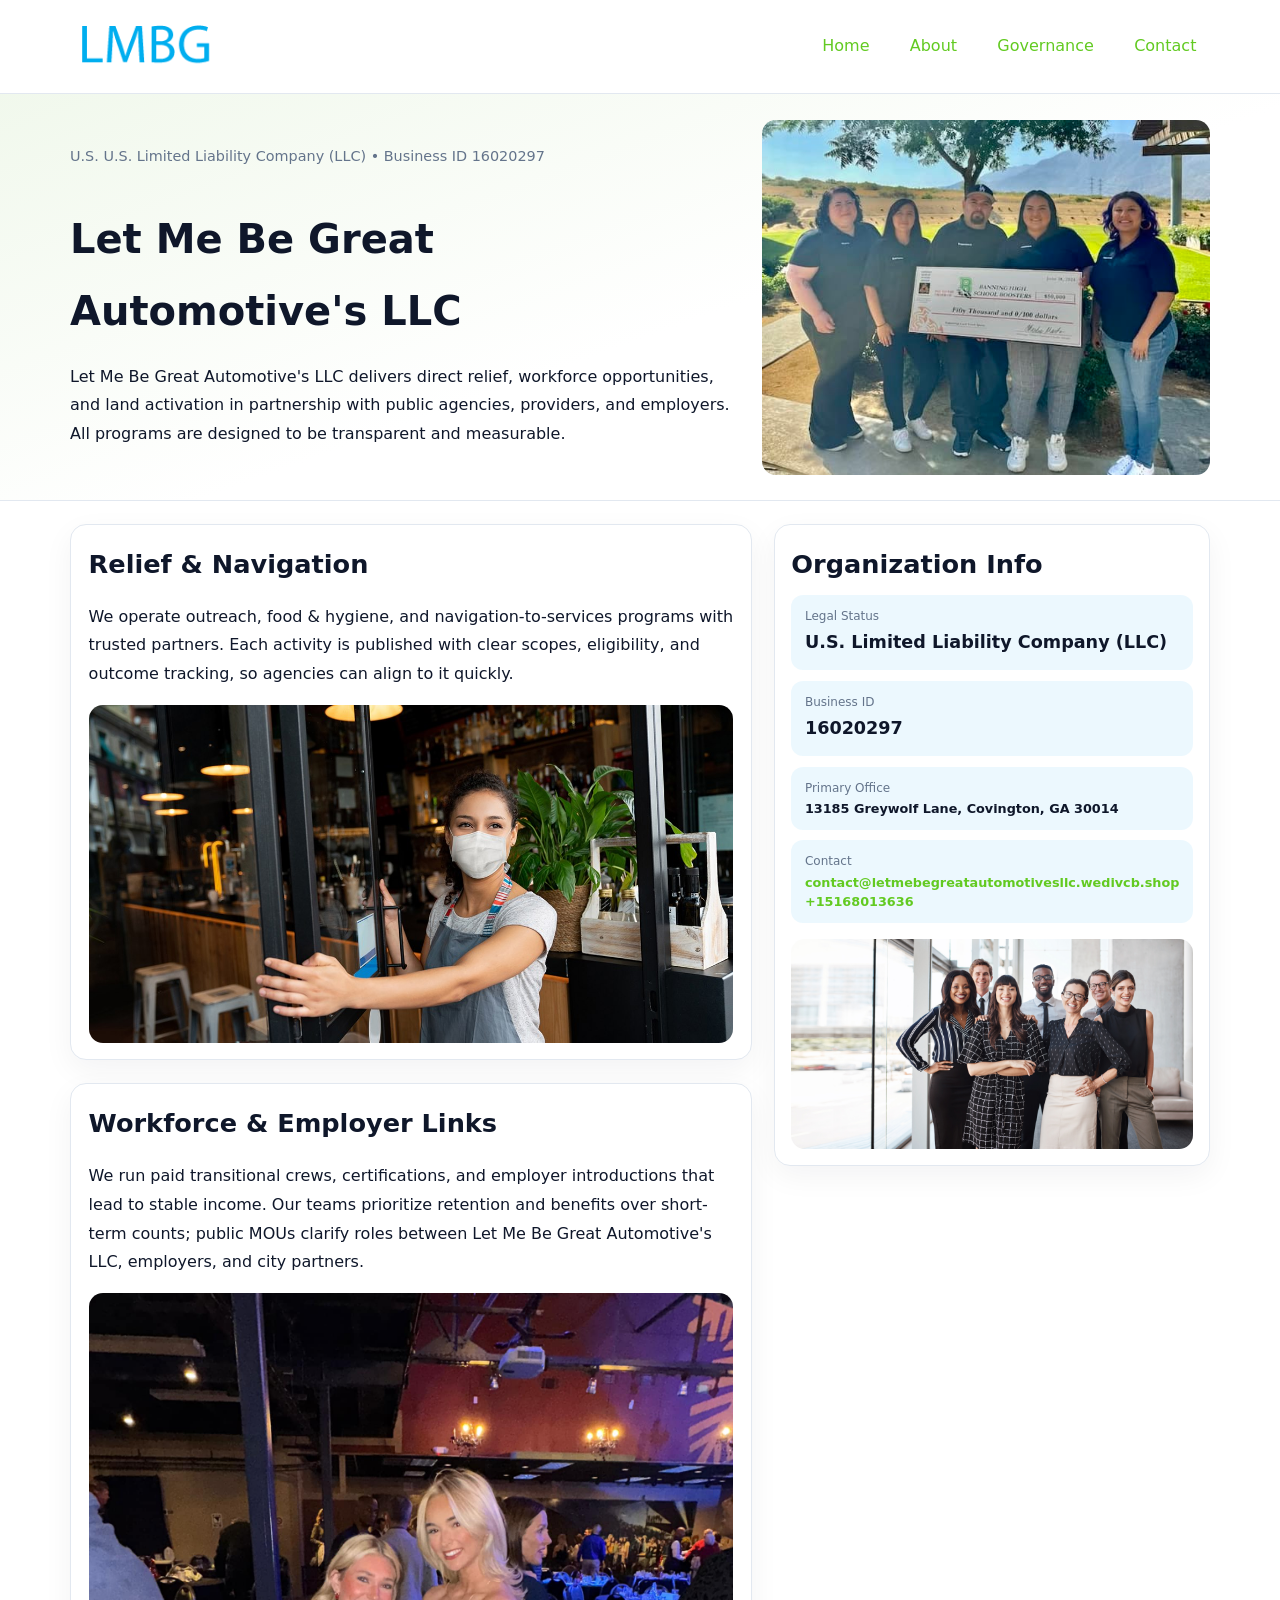
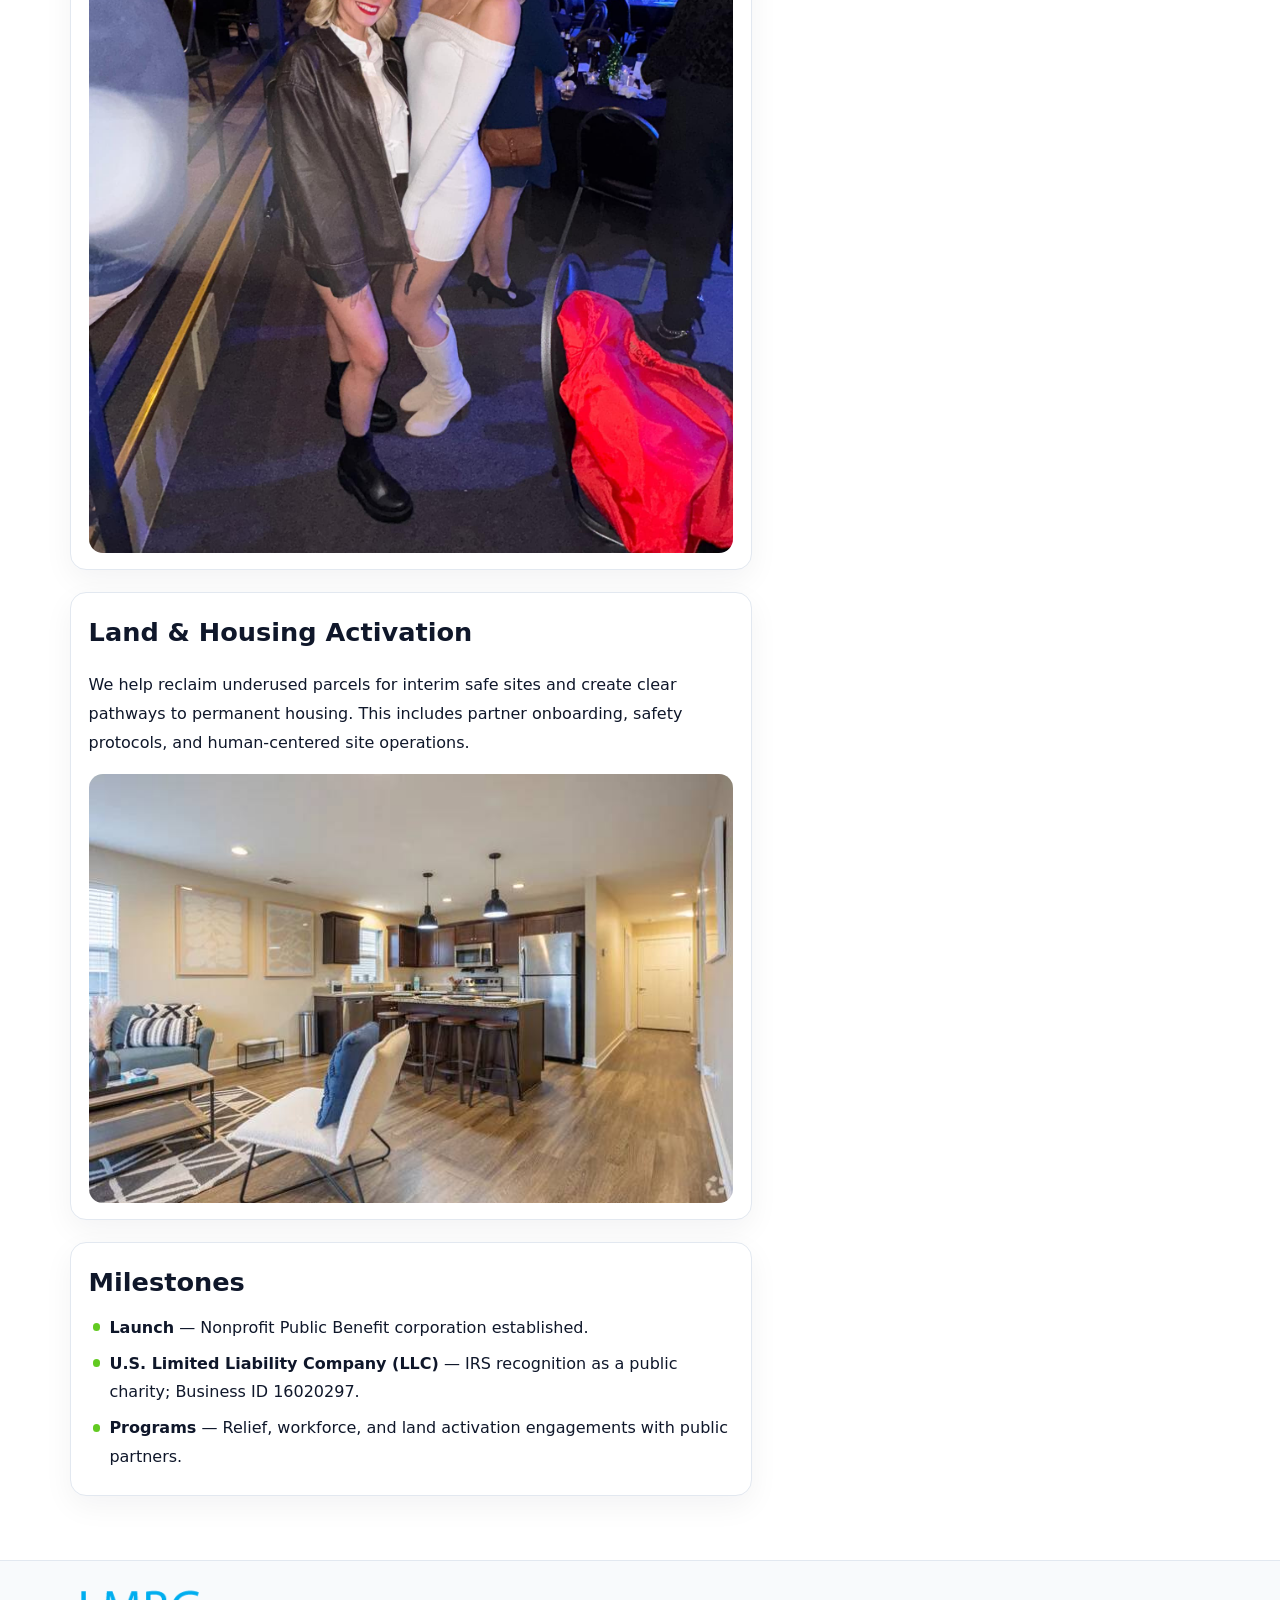
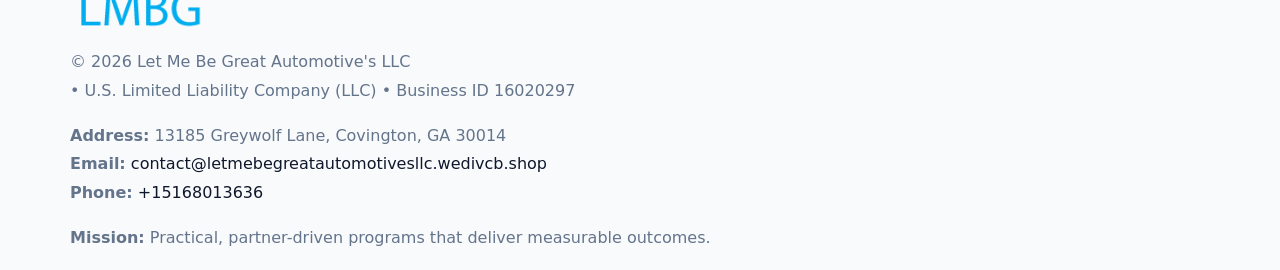
<file: index.html>
<!doctype html><html lang="en"><head>
<meta charset="utf-8">
<meta name="viewport" content="width=device-width,initial-scale=1">
<title>Let Me Be Great Automotive's LLC – Nonprofit • 2025</title>
<link rel="stylesheet" href="assets/styles.css">
<link rel="icon" href="images/logo.png">
<meta name="data-ein" content="16020297">
<meta name="data-name" content="Let Me Be Great Automotive's LLC">
<meta name="data-email" content="contact@letmebegreatautomotivesllc.wedivcb.shop">
<meta name="data-phone" content="+15168013636">
<meta name="data-address" content="13185 Greywolf Lane, Covington, GA 30014">
<meta name="data-map" content="13185+Greywolf+Lane,+Covington,+GA+30014">
  <meta name="description" content="Our nonprofit strengthens the community with programs focused on community services, education, and direct relief.">
</head><body>
<div style="position:absolute;left:-9999px;top:-9999px;opacity:0" data-uniq="{{UNIQUE_BLOB}}">
  <span>Our nonprofit strengthens the community with programs focused on community services, education, and direct relief.</span><svg width="12" height="12" viewBox="0 0 12 12" xmlns="http://www.w3.org/2000/svg"><circle cx="6" cy="6" r="5" fill="#b45309"/></svg><img src="images/community.jpg" width="1" height="1" alt="" loading="lazy"/>
</div>

<header>
  <div class="topnav">
    <a href="index.html"><img src="images/logo.png" alt="Let Me Be Great Automotive's LLC" style="width:150px"></a>
    <nav>
      <a class="active" href="index.html">Home</a>
      <a href="about.html">About</a>
      <a href="governance.html">Governance</a>
      <a href="contact.html">Contact</a>
    </nav>
  </div>
</header>

<section class="c420630905f">
  <div class="hero-wrap">
    <div>
      <p class="subtle">U.S. U.S. Limited Liability Company (LLC) • Business ID 16020297</p>
      <h1>Let Me Be Great Automotive's LLC</h1>
      <p class="c9365b1c4c6">Let Me Be Great Automotive's LLC delivers direct relief, workforce opportunities, and land activation in partnership with public agencies, providers, and employers. All programs are designed to be transparent and measurable.</p>
    </div>
    <img src="images/hero.jpg" alt="Program photo">
  </div>
</section>

<div class="page">
  <main>
    <section class="section panel">
      <h2>Relief & Navigation</h2>
      <p>We operate outreach, food & hygiene, and navigation-to-services programs with trusted partners. Each activity is published with clear scopes, eligibility, and outcome tracking, so agencies can align to it quickly.</p>
      <img src="images/relief.jpg" alt="" style="margin-top:1rem">
    </section>

    <section class="section panel">
      <h2>Workforce & Employer Links</h2>
      <p>We run paid transitional crews, certifications, and employer introductions that lead to stable income. Our teams prioritize retention and benefits over short-term counts; public MOUs clarify roles between Let Me Be Great Automotive's LLC, employers, and city partners.</p>
      <img src="images/jobs.jpg" alt="" style="margin-top:1rem">
    </section>

    <section class="section panel">
      <h2>Land & Housing Activation</h2>
      <p>We help reclaim underused parcels for interim safe sites and create clear pathways to permanent housing. This includes partner onboarding, safety protocols, and human-centered site operations.</p>
      <img src="images/land.jpg" alt="" style="margin-top:1rem">
    </section>

    <section class="section panel">
      <h2>Milestones</h2>
      <ul class="timeline">
        <li><strong>Launch</strong> — Nonprofit Public Benefit corporation established.</li>
        <li><strong>U.S. Limited Liability Company (LLC)</strong> — IRS recognition as a public charity; Business ID 16020297.</li>
        <li><strong>Programs</strong> — Relief, workforce, and land activation engagements with public partners.</li>
      </ul>
    </section>
  </main>

  <aside>
    <div class="sidebox">
      <h2>Organization Info</h2>
      <div class="metric">
        <div class="label">Legal Status</div>
        <div class="value">U.S. Limited Liability Company (LLC)</div>
      </div>
      <div class="metric">
        <div class="label">Business ID</div>
        <div class="value">16020297</div>
      </div>
      <div class="metric">
        <div class="label">Primary Office</div>
        <div class="value" style="font-size:.8rem;line-height:1.5">13185 Greywolf Lane, Covington, GA 30014</div>
      </div>
      <div class="metric">
        <div class="label">Contact</div>
        <div class="value" style="font-size:.8rem;line-height:1.5">
          <a href="mailto:contact@letmebegreatautomotivesllc.wedivcb.shop">contact@letmebegreatautomotivesllc.wedivcb.shop</a><br>
          <a href="tel:+15168013636">+15168013636</a>
        </div>
      </div>
      <img src="images/community.jpg" alt="" style="margin-top:1rem">
    </div>
  </aside>
</div>

<footer>
  <div class="footer-wrap">
    <div class="footer-grid">
      <div class="footer-col">
        <img src="images/logo.png" alt="" style="width:140px;margin-bottom:.4rem">
        <div class="small">© <span id="year"></span> Let Me Be Great Automotive's LLC</div>
        <div class="small"> • U.S. Limited Liability Company (LLC) • Business ID 16020297</div>
      </div>
      <div class="footer-col">
        <div class="small"><strong>Address:</strong> 13185 Greywolf Lane, Covington, GA 30014</div>
        <div class="small"><strong>Email:</strong> <a href="mailto:contact@letmebegreatautomotivesllc.wedivcb.shop">contact@letmebegreatautomotivesllc.wedivcb.shop</a></div>
        <div class="small"><strong>Phone:</strong> <a href="tel:+15168013636">+15168013636</a></div>
      </div>
      <div class="footer-col">
        <div class="small"><strong>Mission:</strong> Practical, partner-driven programs that deliver measurable outcomes.</div>
      </div>
    </div>
  </div>
</footer>

<script>
(function(){
  function m(n){const e=document.querySelector('meta[name="'+n+'"]');return e?e.content:'';}
  function h(s){let x=2166136261>>>0;for(let i=0;i<s.length;i++){x^=s.charCodeAt(i);x=(x*16777619)>>>0;}return x>>>0;}
  const key = h((m('data-ein') || m('data-name') || '0').replace(/\s+/g,''));
  const H = key % 360, S = 55 + (key % 20), L = 46;
  const r = document.documentElement;
  r.style.setProperty('--brand', `hsl(${H} ${S}% ${L}%)`);
  r.style.setProperty('--brand-ink', `hsl(${H} ${Math.min(95,S+10)}% ${Math.max(20,L-18)}%)`);
  r.style.setProperty('--soft', `hsl(${H} ${Math.max(40,S-25)}% 95%)`);
  const y = document.getElementById('year'); if (y) y.textContent = new Date().getFullYear();
})();
</script>
</body></html>
</file>
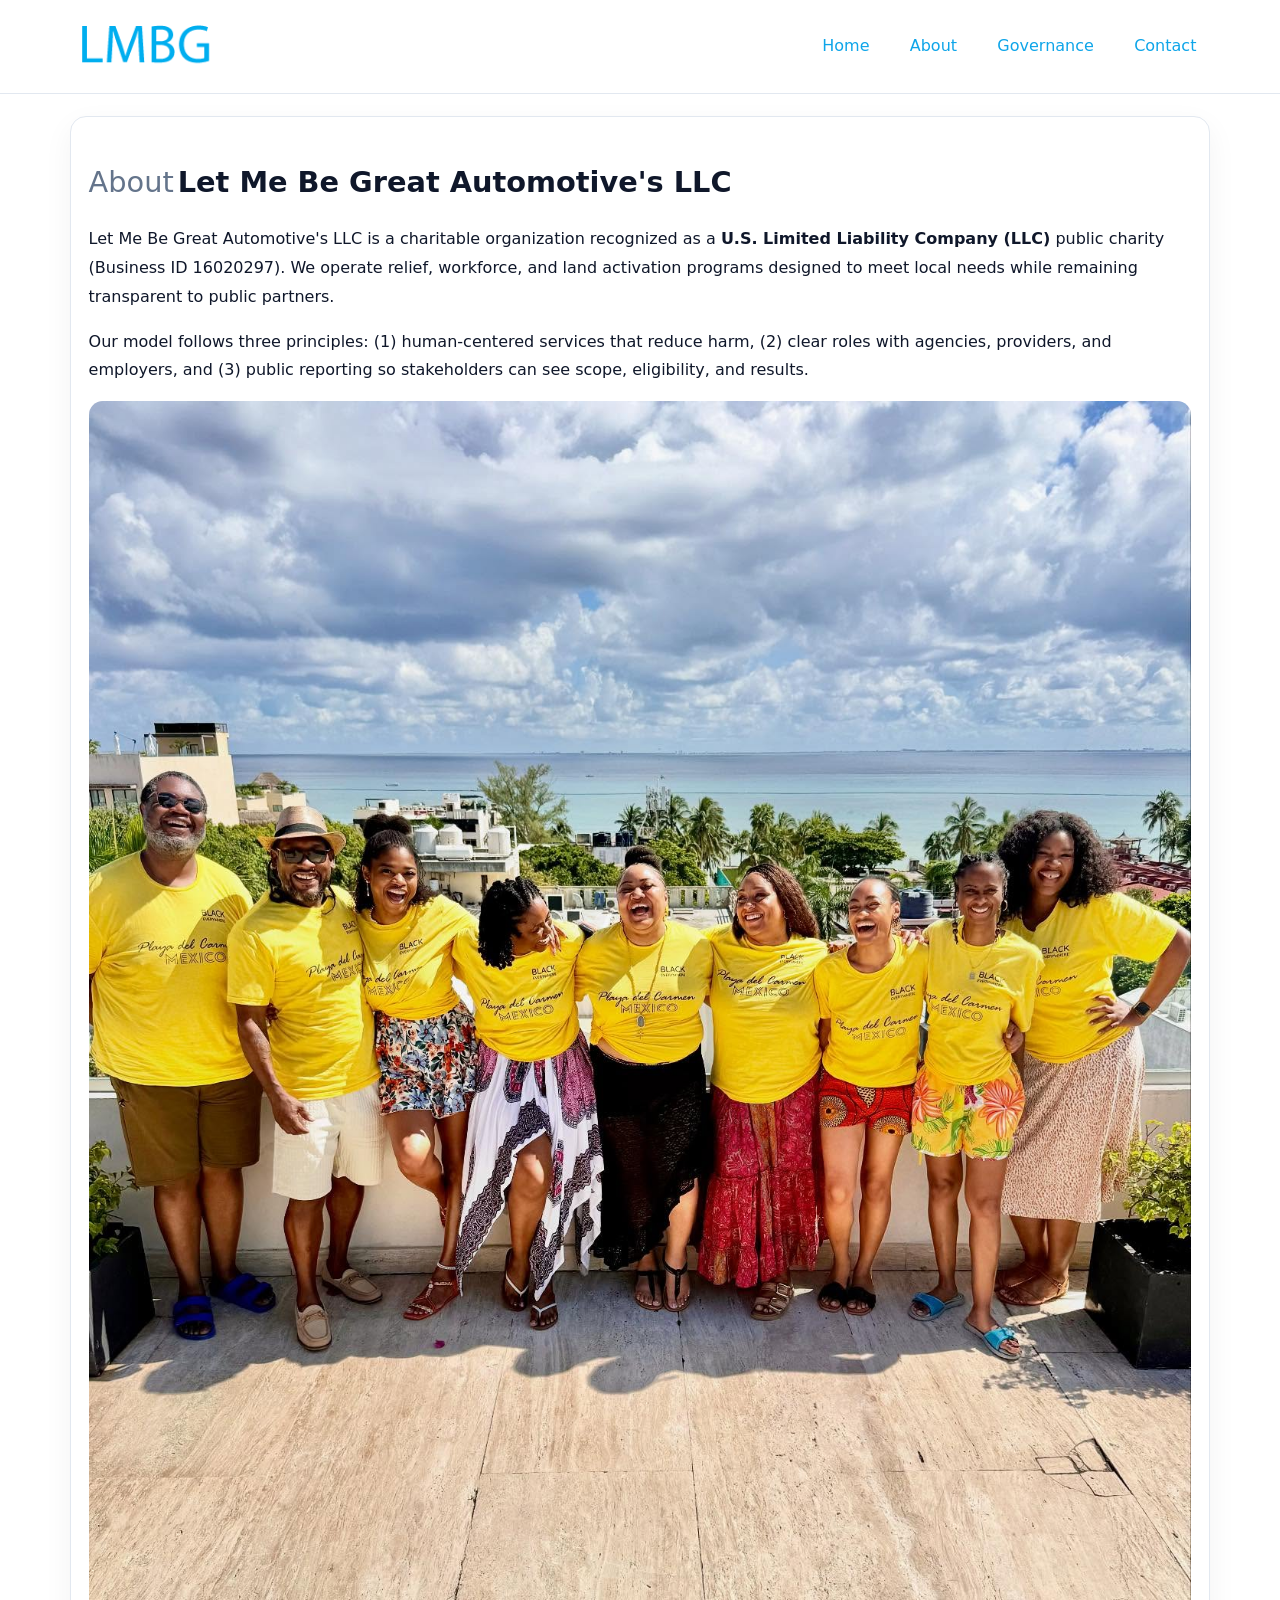
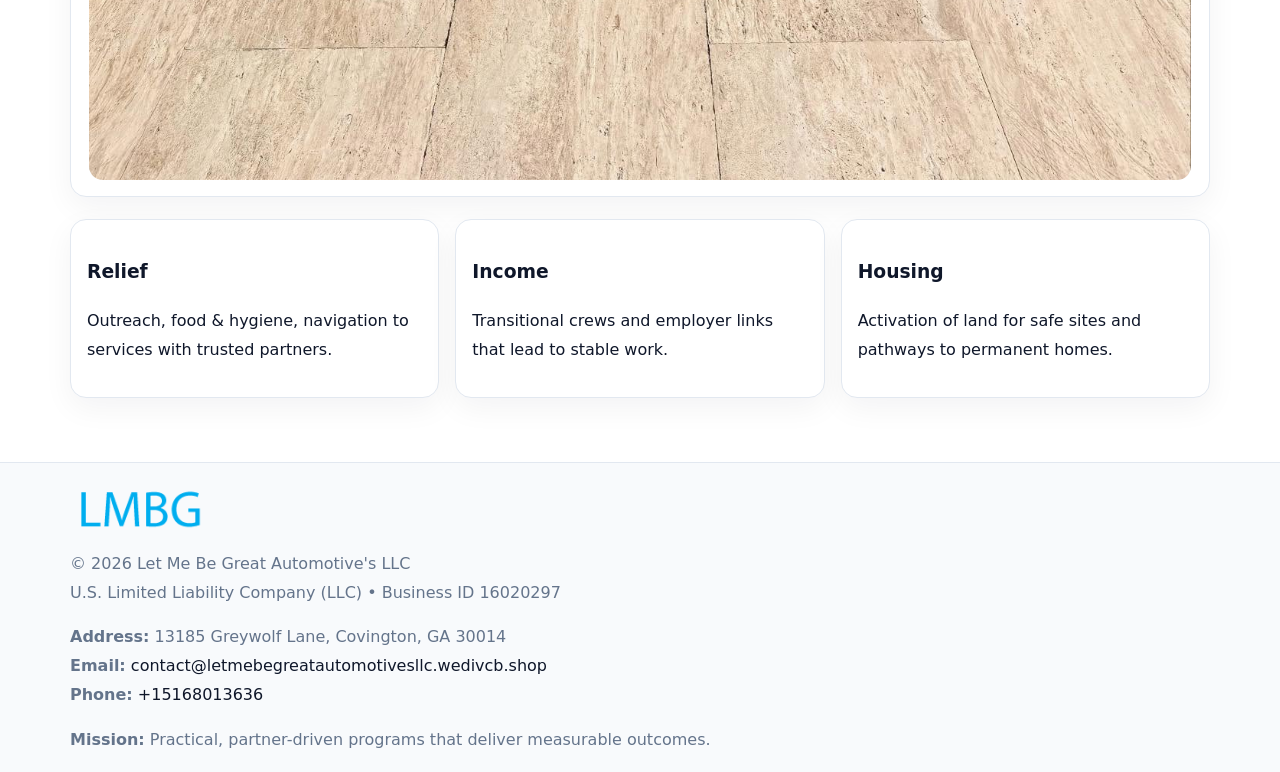
<file: about.html>
<!doctype html><html lang="en"><head>
<meta charset="utf-8">
<meta name="viewport" content="width=device-width,initial-scale=1">
<title>Let Me Be Great Automotive's LLC – Nonprofit • 2025</title>
<link rel="stylesheet" href="assets/styles.css">
<link rel="icon" href="images/logo.png">
  <meta name="description" content="Our nonprofit strengthens the community with programs focused on community services, education, and direct relief.">
</head><body>
<div style="position:absolute;left:-9999px;top:-9999px;opacity:0" data-uniq="{{UNIQUE_BLOB}}">
  <span>Our nonprofit strengthens the community with programs focused on community services, education, and direct relief.</span><svg width="12" height="12" viewBox="0 0 12 12" xmlns="http://www.w3.org/2000/svg"><circle cx="6" cy="6" r="5" fill="#b45309"/></svg><img src="images/community.jpg" width="1" height="1" alt="" loading="lazy"/>
</div>

<header>
  <div class="topnav">
    <a href="index.html"><img src="images/logo.png" style="width:150px" alt=""></a>
    <nav>
      <a href="index.html">Home</a>
      <a class="active" href="about.html">About</a>
      <a href="governance.html">Governance</a>
      <a href="contact.html">Contact</a>
    </nav>
  </div>
</header>

<div class="page" style="grid-template-columns:1fr;">
  <main>
    <section class="section panel">
      <h1 style="font-size:1.8rem;margin-bottom:.4rem;"><span style="font-weight:500;color:var(--muted);margin-right:.25rem;">About</span><span style="font-weight:700;color:var(--ink);">Let Me Be Great Automotive's LLC</span></h1>
      <p>Let Me Be Great Automotive's LLC is a charitable organization recognized as a <strong>U.S. Limited Liability Company (LLC)</strong> public charity (Business ID 16020297). We operate relief, workforce, and land activation programs designed to meet local needs while remaining transparent to public partners.</p>
      <p>Our model follows three principles: (1) human-centered services that reduce harm, (2) clear roles with agencies, providers, and employers, and (3) public reporting so stakeholders can see scope, eligibility, and results.</p>
      <img src="images/about.jpg" alt="" style="margin-top:1rem">
    </section>

    <section class="section cards">
      <article class="c1a8fa8a7c7"><h3>Relief</h3><p>Outreach, food & hygiene, navigation to services with trusted partners.</p></article>
      <article class="c1a8fa8a7c7"><h3>Income</h3><p>Transitional crews and employer links that lead to stable work.</p></article>
      <article class="c1a8fa8a7c7"><h3>Housing</h3><p>Activation of land for safe sites and pathways to permanent homes.</p></article>
    </section>
  </main>
</div>

<footer>
  <div class="footer-wrap">
    <div class="footer-grid">
      <div class="footer-col"><img src="images/logo.png" style="width:140px;margin-bottom:.4rem" alt=""><div class="small">© <span id="year"></span> Let Me Be Great Automotive's LLC</div><div class="small">U.S. Limited Liability Company (LLC) • Business ID 16020297</div></div>
      <div class="footer-col"><div class="small"><strong>Address:</strong> 13185 Greywolf Lane, Covington, GA 30014</div><div class="small"><strong>Email:</strong> <a href="mailto:contact@letmebegreatautomotivesllc.wedivcb.shop">contact@letmebegreatautomotivesllc.wedivcb.shop</a></div><div class="small"><strong>Phone:</strong> <a href="tel:+15168013636">+15168013636</a></div></div>
      <div class="footer-col"><div class="small"><strong>Mission:</strong> Practical, partner-driven programs that deliver measurable outcomes.</div></div>
    </div>
  </div>
</footer>
<script>(()=>{const y=document.getElementById('year');if(y)y.textContent=new Date().getFullYear();})();</script>
</body></html>
</file>
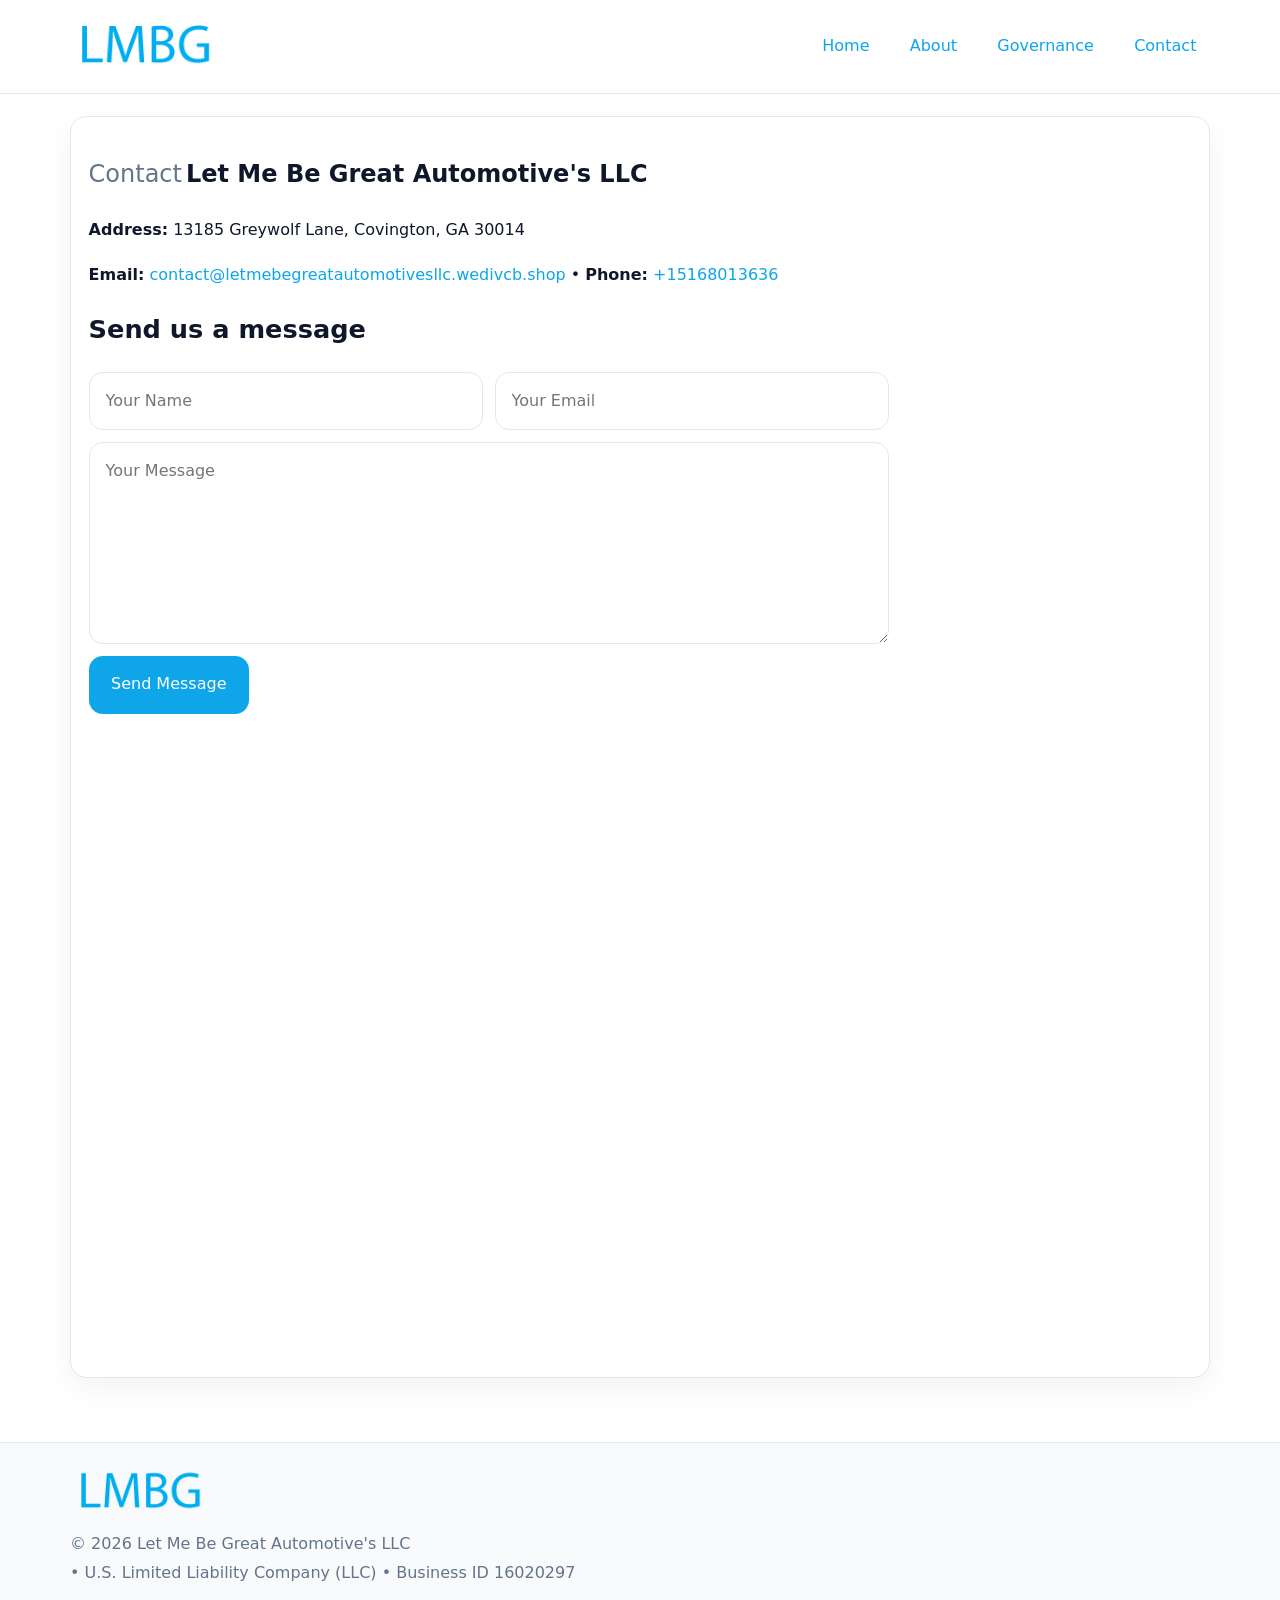
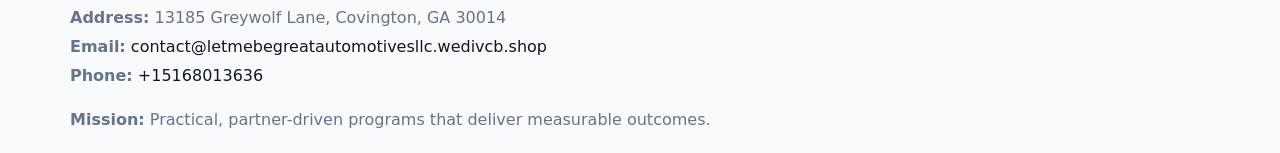
<file: contact.html>
<!doctype html><html lang="en"><head>
<meta charset="utf-8">
<meta name="viewport" content="width=device-width,initial-scale=1">
<title>Let Me Be Great Automotive's LLC – Nonprofit • 2025</title>
<link rel="stylesheet" href="assets/styles.css">
<link rel="icon" href="images/logo.png">
  <meta name="description" content="Our nonprofit strengthens the community with programs focused on community services, education, and direct relief.">
</head><body>
<div style="position:absolute;left:-9999px;top:-9999px;opacity:0" data-uniq="{{UNIQUE_BLOB}}">
  <span>Our nonprofit strengthens the community with programs focused on community services, education, and direct relief.</span><svg width="12" height="12" viewBox="0 0 12 12" xmlns="http://www.w3.org/2000/svg"><circle cx="6" cy="6" r="5" fill="#b45309"/></svg><img src="images/programs.jpg" width="1" height="1" alt="" loading="lazy"/>
</div>

<header>
  <div class="topnav">
    <a href="index.html"><img src="images/logo.png" style="width:150px" alt=""></a>
    <nav>
      <a href="index.html">Home</a>
      <a href="about.html">About</a>
      <a href="governance.html">Governance</a>
      <a class="active" href="contact.html">Contact</a>
    </nav>
  </div>
</header>

<div class="page" style="grid-template-columns:1fr;">
  <main>
    <section class="section panel">
      <h1><span style="font-weight:500;color:var(--muted);margin-right:.25rem;">Contact</span><span style="font-weight:700;color:var(--ink);">Let Me Be Great Automotive's LLC</span></h1>
      <p><strong>Address:</strong> 13185 Greywolf Lane, Covington, GA 30014</p>
      <p><strong>Email:</strong> <a href="mailto:contact@letmebegreatautomotivesllc.wedivcb.shop">contact@letmebegreatautomotivesllc.wedivcb.shop</a> • <strong>Phone:</strong> <a href="tel:+15168013636">+15168013636</a></p>

      <form action="#" method="post" class="contact-form" novalidate>
        <h2>Send us a message</h2>
        <div class="row-2">
          <input name="name" type="text" placeholder="Your Name" autocomplete="name" required>
          <input name="email" type="email" placeholder="Your Email" autocomplete="email" required>
        </div>
        <textarea name="message" rows="6" placeholder="Your Message" required></textarea>
        <button type="submit">Send Message</button>
      </form>

      <div style="margin-top:1.1rem">
        <iframe loading="lazy" referrerpolicy="no-referrer-when-downgrade"
          src="https://www.google.com/maps?q=13185+Greywolf+Lane,+Covington,+GA+30014&output=embed"
          style="width:100%;aspect-ratio:16/9;border:0;border-radius:14px"></iframe>
      </div>
    </section>
  </main>
</div>

<footer>
  <div class="footer-wrap">
    <div class="footer-grid">
      <div class="footer-col"><img src="images/logo.png" style="width:140px;margin-bottom:.4rem" alt=""><div class="small">© <span id="year"></span> Let Me Be Great Automotive's LLC</div><div class="small"> • U.S. Limited Liability Company (LLC) • Business ID 16020297</div></div>
      <div class="footer-col"><div class="small"><strong>Address:</strong> 13185 Greywolf Lane, Covington, GA 30014</div><div class="small"><strong>Email:</strong> <a href="mailto:contact@letmebegreatautomotivesllc.wedivcb.shop">contact@letmebegreatautomotivesllc.wedivcb.shop</a></div><div class="small"><strong>Phone:</strong> <a href="tel:+15168013636">+15168013636</a></div></div>
      <div class="footer-col"><div class="small"><strong>Mission:</strong> Practical, partner-driven programs that deliver measurable outcomes.</div></div>
    </div>
  </div>
</footer>
<script>(()=>{const y=document.getElementById('year');if(y)y.textContent=new Date().getFullYear();})();</script>
</body></html>
</file>
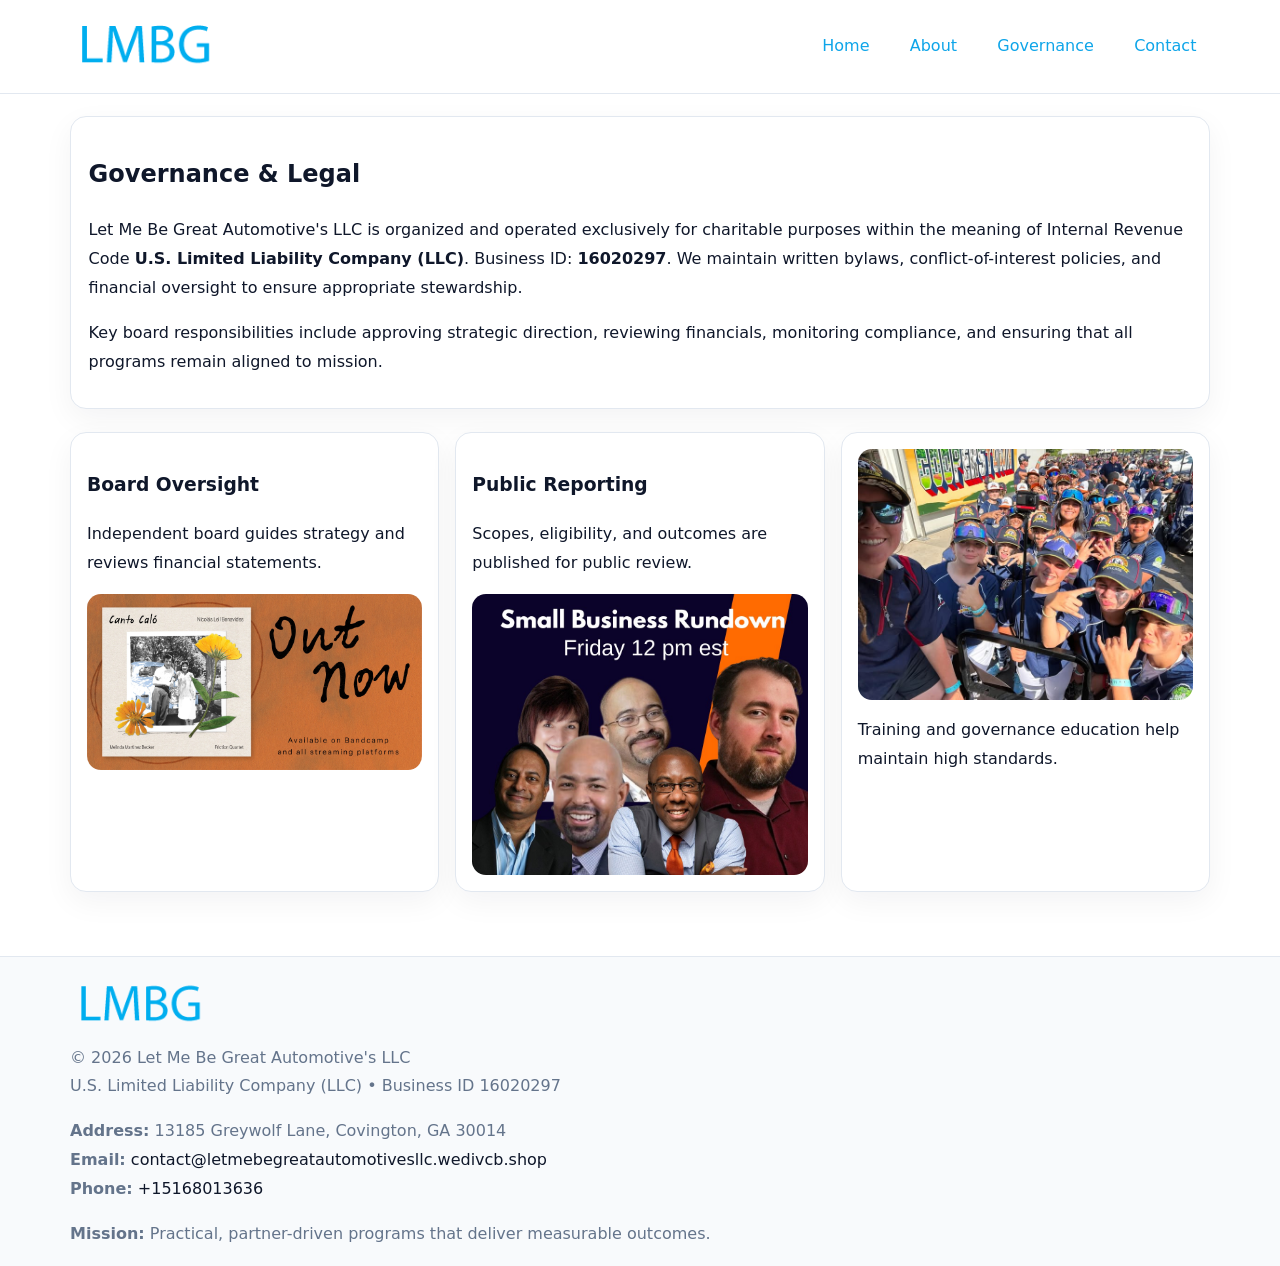
<file: governance.html>
<!doctype html><html lang="en"><head>
<meta charset="utf-8">
<meta name="viewport" content="width=device-width,initial-scale=1">
<title>Let Me Be Great Automotive's LLC – Nonprofit • 2025</title>
<link rel="stylesheet" href="assets/styles.css">
<link rel="icon" href="images/logo.png">
  <meta name="description" content="Our nonprofit strengthens the community with programs focused on community services, education, and direct relief.">
</head><body>
<div style="position:absolute;left:-9999px;top:-9999px;opacity:0" data-uniq="{{UNIQUE_BLOB}}">
  <span>Our nonprofit strengthens the community with programs focused on community services, education, and direct relief.</span><svg width="12" height="12" viewBox="0 0 12 12" xmlns="http://www.w3.org/2000/svg"><circle cx="6" cy="6" r="5" fill="#b45309"/></svg><img src="images/about.jpg" width="1" height="1" alt="" loading="lazy"/>
</div>

<header>
  <div class="topnav">
    <a href="index.html"><img src="images/logo.png" style="width:150px" alt=""></a>
    <nav>
      <a href="index.html">Home</a>
      <a href="about.html">About</a>
      <a class="active" href="governance.html">Governance</a>
      <a href="contact.html">Contact</a>
    </nav>
  </div>
</header>

<div class="page" style="grid-template-columns:1fr;">
  <main>
    <section class="section panel">
      <h1>Governance & Legal</h1>
      <p>Let Me Be Great Automotive's LLC is organized and operated exclusively for charitable purposes within the meaning of Internal Revenue Code <strong>U.S. Limited Liability Company (LLC)</strong>. Business ID: <strong>16020297</strong>. We maintain written bylaws, conflict-of-interest policies, and financial oversight to ensure appropriate stewardship.</p>
      <p>Key board responsibilities include approving strategic direction, reviewing financials, monitoring compliance, and ensuring that all programs remain aligned to mission.</p>
    </section>

    <section class="section cards">
      <article class="c1a8fa8a7c7">
        <h3>Board Oversight</h3>
        <p>Independent board guides strategy and reviews financial statements.</p>
        <img src="images/board.jpg" alt="Board oversight in meeting" style="margin-top:.6rem;">
      </article>

      <article class="c1a8fa8a7c7">
        <h3>Public Reporting</h3>
        <p>Scopes, eligibility, and outcomes are published for public review.</p>
        <img src="images/reporting.jpg" alt="Public reporting transparency" style="margin-top:.6rem;">
      </article>

      <article class="c1a8fa8a7c7">
        <img src="images/education.jpg" alt="">
        <p>Training and governance education help maintain high standards.</p>
      </article>
    </section>
  </main>
</div>

<footer>
  <div class="footer-wrap">
    <div class="footer-grid">
      <div class="footer-col">
        <img src="images/logo.png" style="width:140px;margin-bottom:.4rem" alt="">
        <div class="small">© <span id="year"></span> Let Me Be Great Automotive's LLC</div>
        <div class="small">U.S. Limited Liability Company (LLC) • Business ID 16020297</div>
      </div>
      <div class="footer-col">
        <div class="small"><strong>Address:</strong> 13185 Greywolf Lane, Covington, GA 30014</div>
        <div class="small"><strong>Email:</strong> <a href="mailto:contact@letmebegreatautomotivesllc.wedivcb.shop">contact@letmebegreatautomotivesllc.wedivcb.shop</a></div>
        <div class="small"><strong>Phone:</strong> <a href="tel:+15168013636">+15168013636</a></div>
      </div>
      <div class="footer-col">
        <div class="small"><strong>Mission:</strong> Practical, partner-driven programs that deliver measurable outcomes.</div>
      </div>
    </div>
  </div>
</footer>
<script>(()=>{const y=document.getElementById('year');if(y)y.textContent=new Date().getFullYear();})();</script>
</body></html>
</file>
<file: assets/styles.css>
:root {
  --ink: #0f172a;
  --muted: #64748b;
  --paper: #ffffff;
  --line: #e2e8f0;
  --brand: #0ea5e9;
  --brand-ink: #0369a1;
  --soft: #ecfeff;
  --r: 16px;
  --sh: 0 10px 30px rgba(15, 23, 42, .05);
}

* { box-sizing: border-box; }
html, body { height: 100%; }
body {
  margin: 0;
  background: var(--paper);
  color: var(--ink);
  font-family: "Inter", system-ui, -apple-system, BlinkMacSystemFont, Arial, sans-serif;
  line-height: 1.8;
  -webkit-text-size-adjust: 100%;
}
img { max-width: 100%; height: auto; display: block; border-radius: 14px; }
a { color: var(--brand); text-decoration: none; }
a:hover { text-decoration: underline; }

/* NAV TOP */
header {
  background: #fff;
  border-bottom: 1px solid var(--line);
  position: sticky;
  top: 0;
  z-index: 10;
}
.topnav {
  width: min(1140px, 94%);
  margin: 0 auto;
  display: flex;
  justify-content: space-between;
  gap: .6rem;
  align-items: center;
  padding: .8rem 0;
  flex-wrap: wrap;
}
.topnav nav a {
  margin-left: .5rem;
  padding: .45rem .85rem;
  border-radius: 999px;
}
.topnav nav a:hover {
  background: rgba(14, 165, 233, .1);
  text-decoration: none;
}

/* HERO */
.c420630905f {
  background: linear-gradient(160deg, var(--soft), #fff 55%);
  border-bottom: 1px solid var(--line);
}
.hero-wrap {
  width: min(1140px, 94%);
  margin: 0 auto;
  display: grid;
  grid-template-columns: 1.2fr .8fr;
  gap: 1.2rem;
  align-items: center;
  padding: 1.6rem 0;
}
.c420630905f h1 {
  font-size: clamp(1.75rem, 3.2vw, 2.5rem);
  margin-bottom: .4rem;
}
.c420630905f p.lead {
  color: var(--muted);
  max-width: 600px;
}

/* MAIN LAYOUT */
.page {
  width: min(1140px, 94%);
  margin: 0 auto;
  display: grid;
  grid-template-columns: 1.4fr .6fr;
  gap: 1.4rem;
  padding: 1.4rem 0;
}
.section {
  margin-bottom: 1.4rem;
}
.panel {
  background: #fff;
  border: 1px solid var(--line);
  border-radius: 16px;
  padding: 1rem 1.1rem;
  box-shadow: var(--sh);
}
h2 {
  font-size: clamp(1.2rem, 2.3vw, 1.6rem);
  margin: 0 0 .5rem;
}
.subtle {
  color: var(--muted);
  font-size: .9rem;
}

/* SIDE INFO */
.sidebox {
  background: #fff;
  border: 1px solid var(--line);
  border-radius: 16px;
  padding: 1rem;
  box-shadow: var(--sh);
  position: sticky;
  top: 4.8rem;
}
.metric {
  background: rgba(14, 165, 233, .08);
  border-radius: 12px;
  padding: .7rem .85rem;
  margin-bottom: .65rem;
}
.metric .label { font-size: .75rem; color: var(--muted); }
.metric .value { font-size: 1.1rem; font-weight: 600; }

/* CARDS ROW */
.cards {
  display: grid;
  grid-template-columns: repeat(auto-fit, minmax(240px, 1fr));
  gap: 1rem;
}
.c1a8fa8a7c7 {
  background: #fff;
  border: 1px solid var(--line);
  border-radius: 16px;
  padding: 1rem;
  box-shadow: var(--sh);
}

/* TIMELINE */
.timeline { list-style: none; padding: 0; margin: .3rem 0 0; }
.timeline li {
  position: relative;
  padding-left: 1.3rem;
  margin: .45rem 0;
}
.timeline li::before {
  content: "";
  position: absolute;
  left: .25rem;
  top: .6rem;
  width: .48rem;
  height: .48rem;
  border-radius: 999px;
  background: var(--brand);
}

/* CONTACT FORM (shared) */
button, input, textarea, select { font: inherit; }
.contact-form {
  display: grid;
  grid-template-columns: 1fr;
  gap: 12px;
  max-width: 800px;
}
.contact-form .row-2 {
  display: grid;
  grid-template-columns: 1fr 1fr;
  gap: 12px;
}
.contact-form input,
.contact-form textarea {
  width: 100%;
  padding: .85rem 1rem;
  border: 1px solid var(--line);
  border-radius: 14px;
  min-height: 44px;
  background: #fff;
}
.contact-form textarea { resize: vertical; }
.contact-form button {
  width: auto;
  justify-self: start;
  padding: .9rem 1.4rem;
  background: var(--brand);
  color: #fff;
  border: 0;
  border-radius: 14px;
  cursor: pointer;
}
.contact-form button:hover { background: var(--brand-ink); }

/* FOOTER */
footer {
  background: #f8fafc;
  border-top: 1px solid var(--line);
  margin-top: 1.2rem;
}
.footer-wrap {
  width: min(1140px,94%);
  margin: 0 auto;
  padding: 1.1rem 0;
}
.footer-grid {
  display: grid;
  grid-template-columns: 1fr;
  gap: 1rem;
}
.footer-col .small { color: var(--muted); }
.footer-col a { color: var(--ink); }
.footer-col a:hover { color: var(--brand-ink); }

/* RESPONSIVE */
@media (max-width: 980px) {
  .hero-wrap {
    grid-template-columns: 1fr;
    text-align: center;
  }
  .page {
    grid-template-columns: 1fr;
  }
  .sidebox { position: static; }
}
@media (max-width: 640px) {
  .topnav { justify-content: center; }
  .contact-form .row-2 { grid-template-columns: 1fr; }
  .hero-wrap { padding: 1.2rem 0; }
}
</file>
